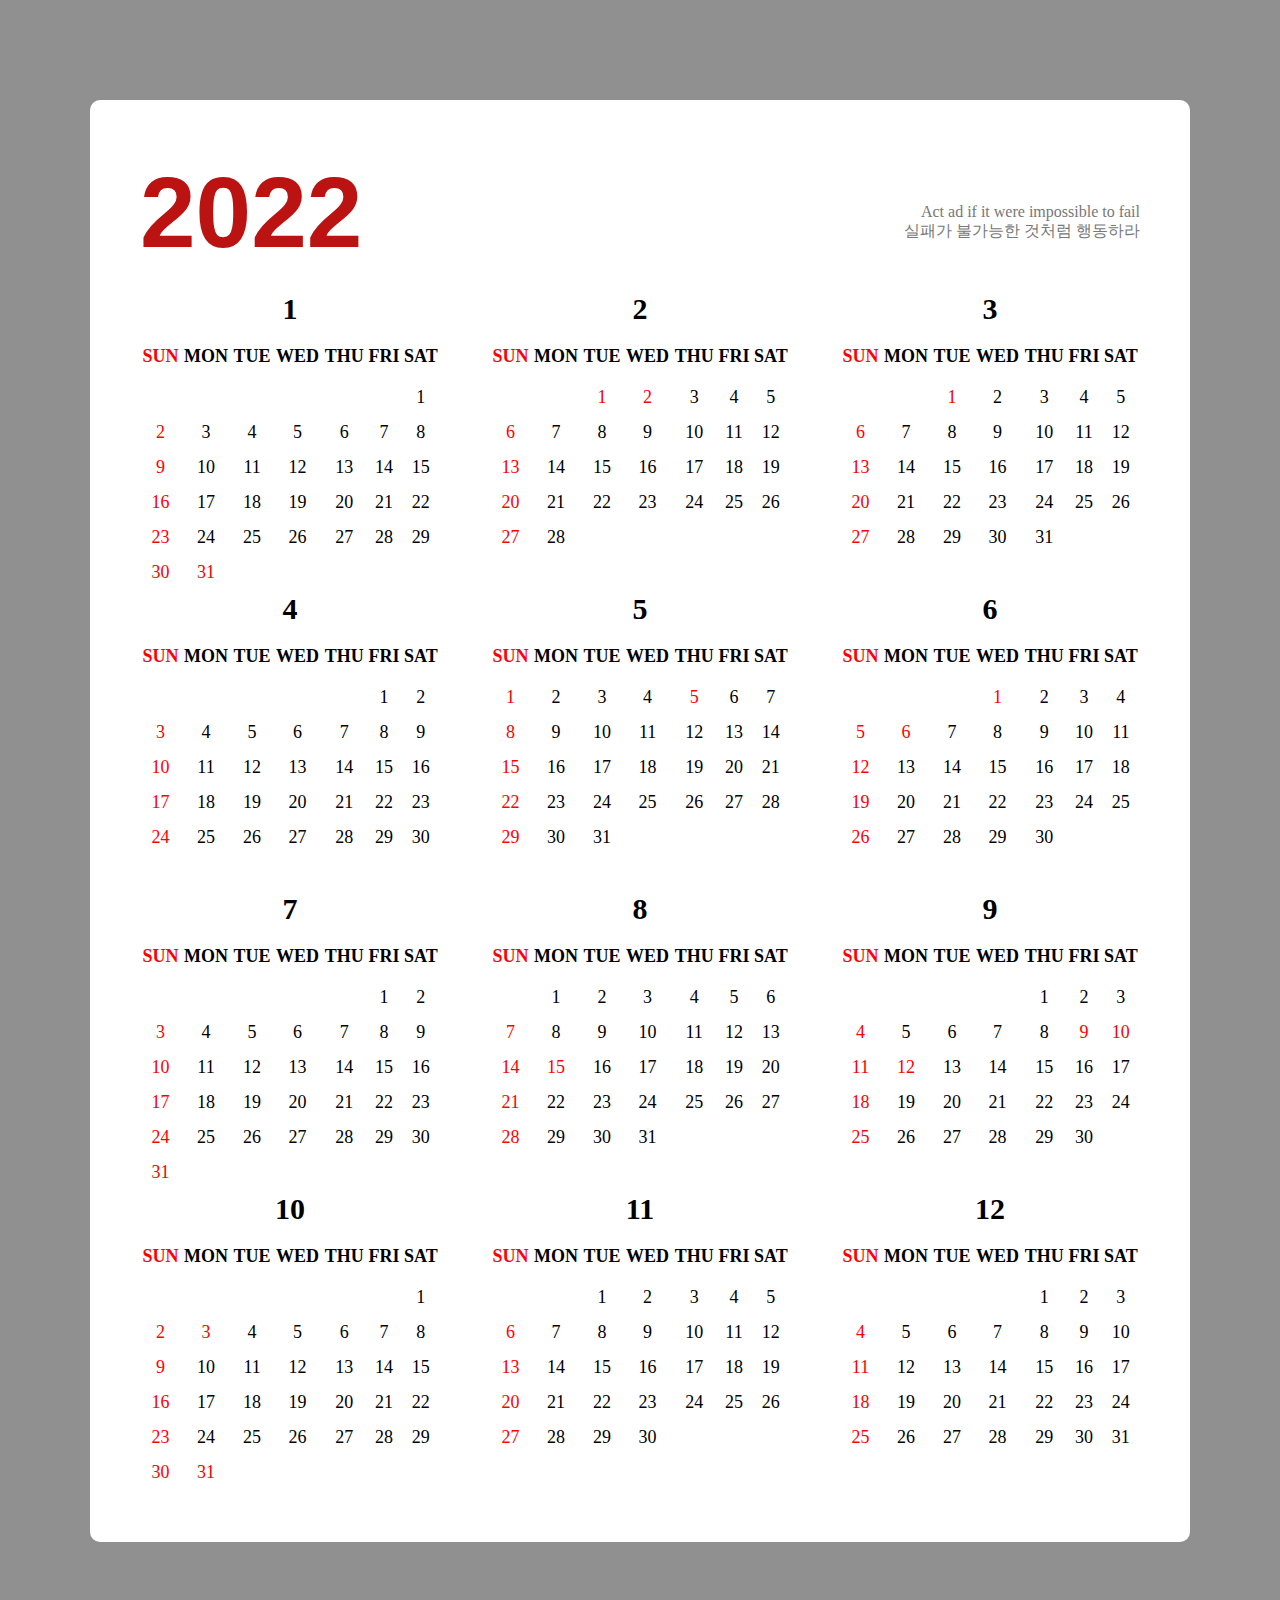
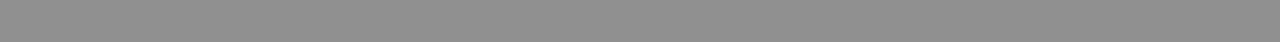
<file: 04.05/calendar/index.html>
<!DOCTYPE html>
<html lang="ko">
    <head>
        <meta charset="UTF-8" />
        <meta http-equiv="X-UA-Compatible" content="IE=edge" />
        <meta name="viewport" content="width=device-width, initial-scale=1.0" />
        <link rel="stylesheet" href="./style.css" />
        <title>calendar</title>
    </head>
    <body>
        <div class="wrapper">
            <header class="header">
                <h1 class="year">2022</h1>
                <div class="quote">
                <p>Act ad if it were impossible to fail<br>실패가 불가능한 것처럼 행동하라</p>
                </div>
            </header>
            <main class="month-wrapper">
                <table class="Jan month">
                    <caption class="month-header">
                        1
                    </caption>
                    <colgroup>
                        <col class="sun" />
                        <col />
                        <col />
                        <col />
                        <col />
                        <col />
                        <col />
                        <col />
                    </colgroup>
                    <thead>
                        <tr class="week-days">
                            <th scope="col" class="sun">SUN</th>
                            <th scope="col">MON</th>
                            <th scope="col">TUE</th>
                            <th scope="col">WED</th>
                            <th scope="col">THU</th>
                            <th scope="col">FRI</th>
                            <th scope="col">SAT</th>
                        </tr>
                    </thead>
                    <tbody>
                        <tr class="days">
                            <td class="sun"></td>
                            <td></td>
                            <td></td>
                            <td></td>
                            <td></td>
                            <td></td>
                            <td>1</td>
                        </tr>
                        <tr class="days">
                            <td class="sun">2</td>
                            <td>3</td>
                            <td>4</td>
                            <td>5</td>
                            <td>6</td>
                            <td>7</td>
                            <td>8</td>
                        </tr>
                        <tr class="days">
                            <td class="sun">9</td>
                            <td>10</td>
                            <td>11</td>
                            <td>12</td>
                            <td>13</td>
                            <td>14</td>
                            <td>15</td>
                        </tr>
                        <tr class="days">
                            <td class="sun">16</td>
                            <td>17</td>
                            <td>18</td>
                            <td>19</td>
                            <td>20</td>
                            <td>21</td>
                            <td>22</td>
                        </tr>
                        <tr class="days">
                            <td class="sun">23</td>
                            <td>24</td>
                            <td>25</td>
                            <td>26</td>
                            <td>27</td>
                            <td>28</td>
                            <td>29</td>
                        </tr>
                        <tr class="days">
                            <td class="sun">30</td>
                            <td class="holiday">31</td>
                            <td></td>
                            <td></td>
                            <td></td>
                            <td></td>
                            <td></td>
                        </tr>
                    </tbody>
                </table>
                <table class="Feb month">
                    <caption class="month-header">
                        2
                    </caption>
                    <colgroup>
                        <col class="sun" />
                        <col />
                        <col />
                        <col />
                        <col />
                        <col />
                        <col />
                        <col />
                    </colgroup>
                    <thead>
                        <tr class="week-days">
                            <th scope="col" class="sun">SUN</th>
                            <th scope="col">MON</th>
                            <th scope="col">TUE</th>
                            <th scope="col">WED</th>
                            <th scope="col">THU</th>
                            <th scope="col">FRI</th>
                            <th scope="col">SAT</th>
                        </tr>
                    </thead>
                    <tbody>
                        <tr class="days">
                            <td class="sun"></td>
                            <td></td>
                            <td class="holiday">1</td>
                            <td class="holiday">2</td>
                            <td>3</td>
                            <td>4</td>
                            <td>5</td>
                        </tr>
                        <tr class="days">
                            <td class="sun">6</td>
                            <td>7</td>
                            <td>8</td>
                            <td>9</td>
                            <td>10</td>
                            <td>11</td>
                            <td>12</td>
                        </tr>
                        <tr class="days">
                            <td class="sun">13</td>
                            <td>14</td>
                            <td>15</td>
                            <td>16</td>
                            <td>17</td>
                            <td>18</td>
                            <td>19</td>
                        </tr>
                        <tr class="days">
                            <td class="sun">20</td>
                            <td>21</td>
                            <td>22</td>
                            <td>23</td>
                            <td>24</td>
                            <td>25</td>
                            <td>26</td>
                        </tr>
                        <tr class="days">
                            <td class="sun">27</td>
                            <td>28</td>
                            <td></td>
                            <td></td>
                            <td></td>
                            <td></td>
                            <td></td>
                        </tr>
                        <tr class="days">
                            <td class="sun"></td>
                            <td class="holiday"></td>
                            <td></td>
                            <td></td>
                            <td></td>
                            <td></td>
                            <td></td>
                        </tr>
                    </tbody>
                </table>
                <table class="Mar month">
                    <caption class="month-header">
                        3
                    </caption>
                    <colgroup>
                        <col class="sun" />
                        <col />
                        <col />
                        <col />
                        <col />
                        <col />
                        <col />
                        <col />
                    </colgroup>
                    <thead>
                        <tr class="week-days">
                            <th scope="col" class="sun">SUN</th>
                            <th scope="col">MON</th>
                            <th scope="col">TUE</th>
                            <th scope="col">WED</th>
                            <th scope="col">THU</th>
                            <th scope="col">FRI</th>
                            <th scope="col">SAT</th>
                        </tr>
                    </thead>
                    <tbody>
                        <tr class="days">
                            <td class="sun"></td>
                            <td></td>
                            <td class="holiday">1</td>
                            <td>2</td>
                            <td>3</td>
                            <td>4</td>
                            <td>5</td>
                        </tr>
                        <tr class="days">
                            <td class="sun">6</td>
                            <td>7</td>
                            <td>8</td>
                            <td>9</td>
                            <td>10</td>
                            <td>11</td>
                            <td>12</td>
                        </tr>
                        <tr class="days">
                            <td class="sun">13</td>
                            <td>14</td>
                            <td>15</td>
                            <td>16</td>
                            <td>17</td>
                            <td>18</td>
                            <td>19</td>
                        </tr>
                        <tr class="days">
                            <td class="sun">20</td>
                            <td>21</td>
                            <td>22</td>
                            <td>23</td>
                            <td>24</td>
                            <td>25</td>
                            <td>26</td>
                        </tr>
                        <tr class="days">
                            <td class="sun">27</td>
                            <td>28</td>
                            <td>29</td>
                            <td>30</td>
                            <td>31</td>
                            <td></td>
                            <td></td>
                        </tr>
                        <tr class="days">
                            <td class="sun"></td>
                            <td class="holiday"></td>
                            <td></td>
                            <td></td>
                            <td></td>
                            <td></td>
                            <td></td>
                        </tr>
                    </tbody>
                </table>
                <table class="Apr month">
                    <caption class="month-header">
                        4
                    </caption>
                    <colgroup>
                        <col class="sun" />
                        <col />
                        <col />
                        <col />
                        <col />
                        <col />
                        <col />
                        <col />
                    </colgroup>
                    <thead>
                        <tr class="week-days">
                            <th scope="col" class="sun">SUN</th>
                            <th scope="col">MON</th>
                            <th scope="col">TUE</th>
                            <th scope="col">WED</th>
                            <th scope="col">THU</th>
                            <th scope="col">FRI</th>
                            <th scope="col">SAT</th>
                        </tr>
                    </thead>
                    <tbody>
                        <tr class="days">
                            <td class="sun"></td>
                            <td></td>
                            <td></td>
                            <td></td>
                            <td></td>
                            <td>1</td>
                            <td>2</td>
                        </tr>
                        <tr class="days">
                            <td class="sun">3</td>
                            <td>4</td>
                            <td>5</td>
                            <td>6</td>
                            <td>7</td>
                            <td>8</td>
                            <td>9</td>
                        </tr>
                        <tr class="days">
                            <td class="sun">10</td>
                            <td>11</td>
                            <td>12</td>
                            <td>13</td>
                            <td>14</td>
                            <td>15</td>
                            <td>16</td>
                        </tr>
                        <tr class="days">
                            <td class="sun">17</td>
                            <td>18</td>
                            <td>19</td>
                            <td>20</td>
                            <td>21</td>
                            <td>22</td>
                            <td>23</td>
                        </tr>
                        <tr class="days">
                            <td class="sun">24</td>
                            <td>25</td>
                            <td>26</td>
                            <td>27</td>
                            <td>28</td>
                            <td>29</td>
                            <td>30</td>
                        </tr>
                        <tr class="days">
                            <td class="sun"></td>
                            <td class="holiday"></td>
                            <td></td>
                            <td></td>
                            <td></td>
                            <td></td>
                            <td></td>
                        </tr>
                    </tbody>
                </table>
                <table class="May month">
                    <caption class="month-header">
                        5
                    </caption>
                    <colgroup>
                        <col class="sun" />
                        <col />
                        <col />
                        <col />
                        <col />
                        <col />
                        <col />
                        <col />
                    </colgroup>
                    <thead>
                        <tr class="week-days">
                            <th scope="col" class="sun">SUN</th>
                            <th scope="col">MON</th>
                            <th scope="col">TUE</th>
                            <th scope="col">WED</th>
                            <th scope="col">THU</th>
                            <th scope="col">FRI</th>
                            <th scope="col">SAT</th>
                        </tr>
                    </thead>
                    <tbody>
                        <tr class="days">
                            <td class="sun">1</td>
                            <td>2</td>
                            <td>3</td>
                            <td>4</td>
                            <td class="holiday">5</td>
                            <td>6</td>
                            <td>7</td>
                        </tr>
                        <tr class="days">
                            <td class="sun">8</td>
                            <td>9</td>
                            <td>10</td>
                            <td>11</td>
                            <td>12</td>
                            <td>13</td>
                            <td>14</td>
                        </tr>
                        <tr class="days">
                            <td class="sun">15</td>
                            <td>16</td>
                            <td>17</td>
                            <td>18</td>
                            <td>19</td>
                            <td>20</td>
                            <td>21</td>
                        </tr>
                        <tr class="days">
                            <td class="sun">22</td>
                            <td>23</td>
                            <td>24</td>
                            <td>25</td>
                            <td>26</td>
                            <td>27</td>
                            <td>28</td>
                        </tr>
                        <tr class="days">
                            <td class="sun">29</td>
                            <td>30</td>
                            <td>31</td>
                            <td></td>
                            <td></td>
                            <td></td>
                            <td></td>
                        </tr>
                        <tr class="days">
                            <td class="sun"></td>
                            <td class="holiday"></td>
                            <td></td>
                            <td></td>
                            <td></td>
                            <td></td>
                            <td></td>
                        </tr>
                    </tbody>
                </table>
                <table class="Jun month">
                    <caption class="month-header">
                        6
                    </caption>
                    <colgroup>
                        <col class="sun" />
                        <col />
                        <col />
                        <col />
                        <col />
                        <col />
                        <col />
                        <col />
                    </colgroup>
                    <thead>
                        <tr class="week-days">
                            <th scope="col" class="sun">SUN</th>
                            <th scope="col">MON</th>
                            <th scope="col">TUE</th>
                            <th scope="col">WED</th>
                            <th scope="col">THU</th>
                            <th scope="col">FRI</th>
                            <th scope="col">SAT</th>
                        </tr>
                    </thead>
                    <tbody>
                        <tr class="days">
                            <td class="sun"></td>
                            <td></td>
                            <td></td>
                            <td class="holiday">1</td>
                            <td>2</td>
                            <td>3</td>
                            <td>4</td>
                        </tr>
                        <tr class="days">
                            <td class="sun">5</td>
                            <td class="holiday">6</td>
                            <td>7</td>
                            <td>8</td>
                            <td>9</td>
                            <td>10</td>
                            <td>11</td>
                        </tr>
                        <tr class="days">
                            <td class="sun">12</td>
                            <td>13</td>
                            <td>14</td>
                            <td>15</td>
                            <td>16</td>
                            <td>17</td>
                            <td>18</td>
                        </tr>
                        <tr class="days">
                            <td class="sun">19</td>
                            <td>20</td>
                            <td>21</td>
                            <td>22</td>
                            <td>23</td>
                            <td>24</td>
                            <td>25</td>
                        </tr>
                        <tr class="days">
                            <td class="sun">26</td>
                            <td>27</td>
                            <td>28</td>
                            <td>29</td>
                            <td>30</td>
                            <td></td>
                            <td></td>
                        </tr>
                        <tr class="days">
                            <td class="sun"></td>
                            <td class="holiday"></td>
                            <td></td>
                            <td></td>
                            <td></td>
                            <td></td>
                            <td></td>
                        </tr>
                    </tbody>
                </table>
                <table class="Jul month">
                    <caption class="month-header">
                        7
                    </caption>
                    <colgroup>
                        <col class="sun" />
                        <col />
                        <col />
                        <col />
                        <col />
                        <col />
                        <col />
                        <col />
                    </colgroup>
                    <thead>
                        <tr class="week-days">
                            <th scope="col" class="sun">SUN</th>
                            <th scope="col">MON</th>
                            <th scope="col">TUE</th>
                            <th scope="col">WED</th>
                            <th scope="col">THU</th>
                            <th scope="col">FRI</th>
                            <th scope="col">SAT</th>
                        </tr>
                    </thead>
                    <tbody>
                        <tr class="days">
                            <td class="sun"></td>
                            <td></td>
                            <td></td>
                            <td></td>
                            <td></td>
                            <td>1</td>
                            <td>2</td>
                        </tr>
                        <tr class="days">
                            <td class="sun">3</td>
                            <td>4</td>
                            <td>5</td>
                            <td>6</td>
                            <td>7</td>
                            <td>8</td>
                            <td>9</td>
                        </tr>
                        <tr class="days">
                            <td class="sun">10</td>
                            <td>11</td>
                            <td>12</td>
                            <td>13</td>
                            <td>14</td>
                            <td>15</td>
                            <td>16</td>
                        </tr>
                        <tr class="days">
                            <td class="sun">17</td>
                            <td>18</td>
                            <td>19</td>
                            <td>20</td>
                            <td>21</td>
                            <td>22</td>
                            <td>23</td>
                        </tr>
                        <tr class="days">
                            <td class="sun">24</td>
                            <td>25</td>
                            <td>26</td>
                            <td>27</td>
                            <td>28</td>
                            <td>29</td>
                            <td>30</td>
                        </tr>
                        <tr class="days">
                            <td class="sun">31</td>
                            <td class="holiday"></td>
                            <td></td>
                            <td></td>
                            <td></td>
                            <td></td>
                            <td></td>
                        </tr>
                    </tbody>
                </table>
                <table class="Aug month">
                    <caption class="month-header">
                        8
                    </caption>
                    <colgroup>
                        <col class="sun" />
                        <col />
                        <col />
                        <col />
                        <col />
                        <col />
                        <col />
                        <col />
                    </colgroup>
                    <thead>
                        <tr class="week-days">
                            <th scope="col" class="sun">SUN</th>
                            <th scope="col">MON</th>
                            <th scope="col">TUE</th>
                            <th scope="col">WED</th>
                            <th scope="col">THU</th>
                            <th scope="col">FRI</th>
                            <th scope="col">SAT</th>
                        </tr>
                    </thead>
                    <tbody>
                        <tr class="days">
                            <td class="sun"></td>
                            <td>1</td>
                            <td>2</td>
                            <td>3</td>
                            <td>4</td>
                            <td>5</td>
                            <td>6</td>
                        </tr>
                        <tr class="days">
                            <td class="sun">7</td>
                            <td>8</td>
                            <td>9</td>
                            <td>10</td>
                            <td>11</td>
                            <td>12</td>
                            <td>13</td>
                        </tr>
                        <tr class="days">
                            <td class="sun">14</td>
                            <td class="holiday">15</td>
                            <td>16</td>
                            <td>17</td>
                            <td>18</td>
                            <td>19</td>
                            <td>20</td>
                        </tr>
                        <tr class="days">
                            <td class="sun">21</td>
                            <td>22</td>
                            <td>23</td>
                            <td>24</td>
                            <td>25</td>
                            <td>26</td>
                            <td>27</td>
                        </tr>
                        <tr class="days">
                            <td class="sun">28</td>
                            <td>29</td>
                            <td>30</td>
                            <td>31</td>
                            <td></td>
                            <td></td>
                            <td></td>
                        </tr>
                        <tr class="days">
                            <td class="sun"></td>
                            <td class="holiday"></td>
                            <td></td>
                            <td></td>
                            <td></td>
                            <td></td>
                            <td></td>
                        </tr>
                    </tbody>
                </table>
                <table class="Sep month">
                    <caption class="month-header">
                        9
                    </caption>
                    <colgroup>
                        <col class="sun" />
                        <col />
                        <col />
                        <col />
                        <col />
                        <col />
                        <col />
                        <col />
                    </colgroup>
                    <thead>
                        <tr class="week-days">
                            <th scope="col" class="sun">SUN</th>
                            <th scope="col">MON</th>
                            <th scope="col">TUE</th>
                            <th scope="col">WED</th>
                            <th scope="col">THU</th>
                            <th scope="col">FRI</th>
                            <th scope="col">SAT</th>
                        </tr>
                    </thead>
                    <tbody>
                        <tr class="days">
                            <td class="sun"></td>
                            <td></td>
                            <td></td>
                            <td></td>
                            <td>1</td>
                            <td>2</td>
                            <td>3</td>
                        </tr>
                        <tr class="days">
                            <td class="sun">4</td>
                            <td>5</td>
                            <td>6</td>
                            <td>7</td>
                            <td>8</td>
                            <td class="holiday">9</td>
                            <td class="holiday">10</td>
                        </tr>
                        <tr class="days">
                            <td class="sun">11</td>
                            <td class="holiday">12</td>
                            <td>13</td>
                            <td>14</td>
                            <td>15</td>
                            <td>16</td>
                            <td>17</td>
                        </tr>
                        <tr class="days">
                            <td class="sun">18</td>
                            <td>19</td>
                            <td>20</td>
                            <td>21</td>
                            <td>22</td>
                            <td>23</td>
                            <td>24</td>
                        </tr>
                        <tr class="days">
                            <td class="sun">25</td>
                            <td>26</td>
                            <td>27</td>
                            <td>28</td>
                            <td>29</td>
                            <td>30</td>
                            <td></td>
                        </tr>
                        <tr class="days">
                            <td class="sun"></td>
                            <td class="holiday"></td>
                            <td></td>
                            <td></td>
                            <td></td>
                            <td></td>
                            <td></td>
                        </tr>
                    </tbody>
                </table>
                <table class="Oct month">
                    <caption class="month-header">
                        10
                    </caption>
                    <colgroup>
                        <col class="sun" />
                        <col />
                        <col />
                        <col />
                        <col />
                        <col />
                        <col />
                        <col />
                    </colgroup>
                    <thead>
                        <tr class="week-days">
                            <th scope="col" class="sun">SUN</th>
                            <th scope="col">MON</th>
                            <th scope="col">TUE</th>
                            <th scope="col">WED</th>
                            <th scope="col">THU</th>
                            <th scope="col">FRI</th>
                            <th scope="col">SAT</th>
                        </tr>
                    </thead>
                    <tbody>
                        <tr class="days">
                            <td class="sun"></td>
                            <td></td>
                            <td></td>
                            <td></td>
                            <td></td>
                            <td></td>
                            <td>1</td>
                        </tr>
                        <tr class="days">
                            <td class="sun">2</td>
                            <td class="holiday">3</td>
                            <td>4</td>
                            <td>5</td>
                            <td>6</td>
                            <td>7</td>
                            <td>8</td>
                        </tr>
                        <tr class="days">
                            <td class="sun">9</td>
                            <td>10</td>
                            <td>11</td>
                            <td>12</td>
                            <td>13</td>
                            <td>14</td>
                            <td>15</td>
                        </tr>
                        <tr class="days">
                            <td class="sun">16</td>
                            <td>17</td>
                            <td>18</td>
                            <td>19</td>
                            <td>20</td>
                            <td>21</td>
                            <td>22</td>
                        </tr>
                        <tr class="days">
                            <td class="sun">23</td>
                            <td>24</td>
                            <td>25</td>
                            <td>26</td>
                            <td>27</td>
                            <td>28</td>
                            <td>29</td>
                        </tr>
                        <tr class="days">
                            <td class="sun">30</td>
                            <td class="holiday">31</td>
                            <td></td>
                            <td></td>
                            <td></td>
                            <td></td>
                            <td></td>
                        </tr>
                    </tbody>
                </table>
                <table class="Nov month">
                    <caption class="month-header">
                        11
                    </caption>
                    <colgroup>
                        <col class="sun" />
                        <col />
                        <col />
                        <col />
                        <col />
                        <col />
                        <col />
                        <col />
                    </colgroup>
                    <thead>
                        <tr class="week-days">
                            <th scope="col" class="sun">SUN</th>
                            <th scope="col">MON</th>
                            <th scope="col">TUE</th>
                            <th scope="col">WED</th>
                            <th scope="col">THU</th>
                            <th scope="col">FRI</th>
                            <th scope="col">SAT</th>
                        </tr>
                    </thead>
                    <tbody>
                        <tr class="days">
                            <td class="sun"></td>
                            <td></td>
                            <td>1</td>
                            <td>2</td>
                            <td>3</td>
                            <td>4</td>
                            <td>5</td>
                        </tr>
                        <tr class="days">
                            <td class="sun">6</td>
                            <td>7</td>
                            <td>8</td>
                            <td>9</td>
                            <td>10</td>
                            <td>11</td>
                            <td>12</td>
                        </tr>
                        <tr class="days">
                            <td class="sun">13</td>
                            <td>14</td>
                            <td>15</td>
                            <td>16</td>
                            <td>17</td>
                            <td>18</td>
                            <td>19</td>
                        </tr>
                        <tr class="days">
                            <td class="sun">20</td>
                            <td>21</td>
                            <td>22</td>
                            <td>23</td>
                            <td>24</td>
                            <td>25</td>
                            <td>26</td>
                        </tr>
                        <tr class="days">
                            <td class="sun">27</td>
                            <td>28</td>
                            <td>29</td>
                            <td>30</td>
                            <td></td>
                            <td></td>
                            <td></td>
                        </tr>
                        <tr class="days">
                            <td class="sun"></td>
                            <td class="holiday"></td>
                            <td></td>
                            <td></td>
                            <td></td>
                            <td></td>
                            <td></td>
                        </tr>
                    </tbody>
                </table>
                <table class="Dec month">
                    <caption class="month-header">
                        12
                    </caption>
                    <colgroup>
                        <col class="sun" />
                        <col />
                        <col />
                        <col />
                        <col />
                        <col />
                        <col />
                        <col />
                    </colgroup>
                    <thead>
                        <tr class="week-days">
                            <th scope="col" class="sun">SUN</th>
                            <th scope="col">MON</th>
                            <th scope="col">TUE</th>
                            <th scope="col">WED</th>
                            <th scope="col">THU</th>
                            <th scope="col">FRI</th>
                            <th scope="col">SAT</th>
                        </tr>
                    </thead>
                    <tbody>
                        <tr class="days">
                            <td class="sun"></td>
                            <td></td>
                            <td></td>
                            <td></td>
                            <td>1</td>
                            <td>2</td>
                            <td>3</td>
                        </tr>
                        <tr class="days">
                            <td class="sun">4</td>
                            <td>5</td>
                            <td>6</td>
                            <td>7</td>
                            <td>8</td>
                            <td>9</td>
                            <td>10</td>
                        </tr>
                        <tr class="days">
                            <td class="sun">11</td>
                            <td>12</td>
                            <td>13</td>
                            <td>14</td>
                            <td>15</td>
                            <td>16</td>
                            <td>17</td>
                        </tr>
                        <tr class="days">
                            <td class="sun">18</td>
                            <td>19</td>
                            <td>20</td>
                            <td>21</td>
                            <td>22</td>
                            <td>23</td>
                            <td>24</td>
                        </tr>
                        <tr class="days">
                            <td class="sun">25</td>
                            <td>26</td>
                            <td>27</td>
                            <td>28</td>
                            <td>29</td>
                            <td>30</td>
                            <td>31</td>
                        </tr>
                        <tr class="days">
                            <td class="sun"></td>
                            <td class="holiday"></td>
                            <td></td>
                            <td></td>
                            <td></td>
                            <td></td>
                            <td></td>
                        </tr>
                    </tbody>
                </table>
        </div>
    </body>
</html>
</file>
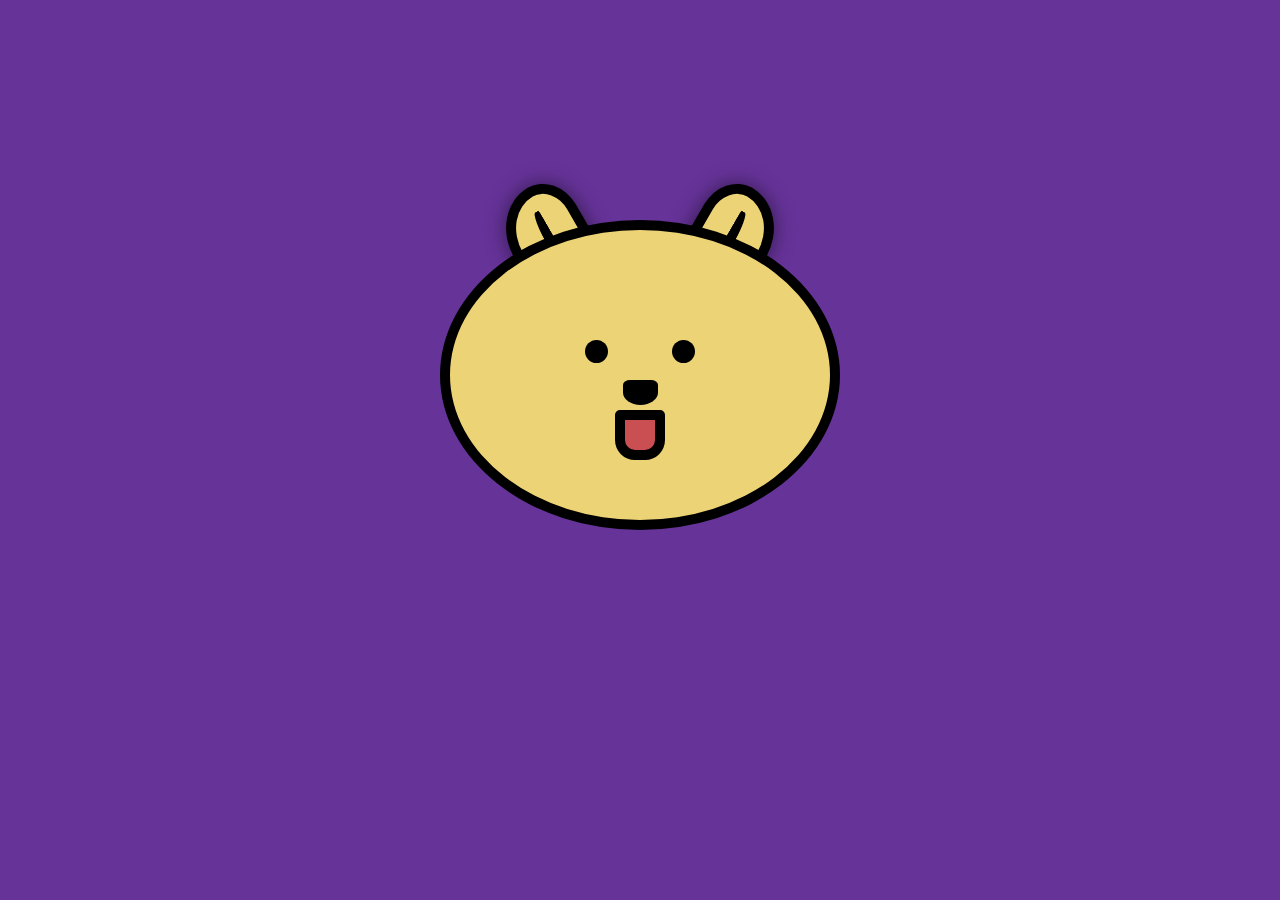
<file: 04.06/licat.html>
<!DOCTYPE html>
<html lang="ko">
    <head>
        <style>
            /* animation */
            @keyframes 귀오른쪽 {
                from {
                    transform: rotate(30deg);
                }
                to {
                    transform: rotate(40deg) translate(10px);
                }
            }
            @keyframes 귀왼쪽 {
                from {
                    transform: rotate(-30deg);
                }
                to {
                    transform: rotate(-40deg) translate(-10px);
                }
            }
            /* setting */
            :root {
                --pri: #ce705f;
                --sec: #ecd376;
            }
            /* reset */
            body {
                margin: 0;
                padding: 0;
            }
            /* layout */
            /* design */
            *,
            *:after,
            *:before {
                box-sizing: border-box;
            }

            body {
                background: rebeccapurple;
            }

            .licat {
                position: relative;
                top: 100px;
                margin: 50px auto;
                width: 400px;
                height: 380px;
            }
            .licat .ear {
                position: absolute;
                top: 0;
                width: 80px;
                height: 92px;
                border: 10px solid #000;
                border-radius: 50%;
                background-color: var(--sec);
            }
            .licat .ear.left {
                top: 35px;
                left: 65px;
                transform: rotate(-30deg);
                border-radius: 70% 50% 0 0;
                box-shadow: 0 0 20px rgba(0, 0, 0, 0.5);
                animation: 귀왼쪽 1s infinite alternate;
                animation-delay: 1s;
            }

            .licat .ear.right {
                top: 35px;
                right: 65px;
                transform: rotate(30deg);
                border-radius: 50% 70% 0 0;
                box-shadow: 0 0 20px rgba(0, 0, 0, 0.5);
                animation: 귀오른쪽 1s infinite alternate;
                animation-delay: 1s;
            }

            .licat .earline.left {
                position: absolute;
                top: 40px;
                left: 0;
                width: 60px;
                background-color: #000;
                border: 5px solid #000;
                border-radius: 30%;
                transform: rotate(90deg);
                border-radius: 10% 0 0 60%;
            }

            .licat .earline.right {
                position: absolute;
                top: 40px;
                left: 0;
                width: 60px;
                background-color: #000;
                border: 5px solid #000;
                border-radius: 30%;
                transform: rotate(90deg);
                border-radius: 60% 0 0 10%;
            }

            .licat .face {
                position: absolute;
                bottom: 0;
                width: 400px;
                height: 310px;
                border-radius: 50%;
                border: 10px solid #000;
                background-color: var(--sec);
            }
            .licat .eye {
                position: absolute;
                top: 110px;
                width: 23px;
                height: 23px;
                border-radius: 50%;
                background-color: #000;
            }
            .eye.left {
                left: 135px;
            }
            .eye.right {
                right: 135px;
            }
            .nose {
                position: absolute;
                top: 150px;
                left: 172.5px;
                background-color: #000;
                width: 35px;
                height: 25px;
                border-radius: 20% 20% 50% 50%;
            }
            .mouthbottom {
                position: absolute;
                width: 50px;
                height: 50px;
                border: 10px solid #000;
                border-radius: 10% 10% 40% 40%;
                top: 180px;
                left: 165px;
                background-color: #c94f53;
            }
        </style>
    </head>
    <body>
        <div class="licat">
            <div class="ear left">
                <div class="earline left"></div>
            </div>
            <div class="ear right">
                <div class="earline right"></div>
            </div>
            <div class="face">
                <div class="eye left"></div>
                <div class="eye right"></div>
                <div class="nose"></div>
                <div class="mouthbottom"></div>
            </div>
        </div>
    </body>
</html>
</file>
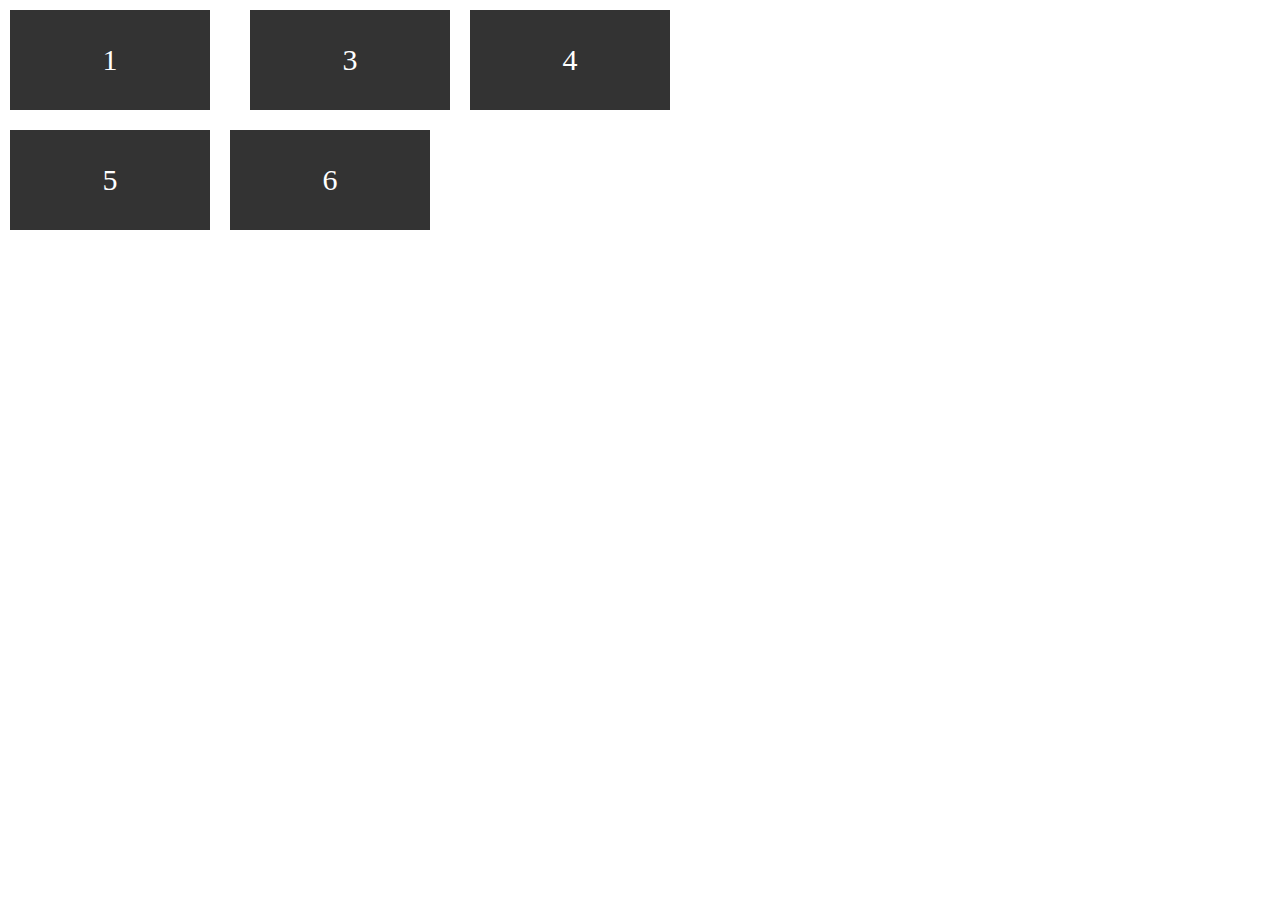
<file: 04.07/hiddennone.html>
<!DOCTYPE html>
<html lang="ko">
    <head>
        <style>
            body {
                margin: 0;
                padding: 0;
            }
            .wrapper {
                display: flex;
                width: 800px;
                flex-wrap: wrap;
            }
            .box {
                width: 200px;
                height: 100px;
                background-color: #333;
                color: #fff;
                display: flex;
                justify-content: center;
                align-items: center;
                font-size: 30px;
                margin: 10px;
                /* padding: 10px; */
            }
            /* .box2 {
                display: none;
            }
            .box2 {
                visibility: hidden;
            } */
            .box2 {
                width: 0;
                height: 0;
                overflow: hidden;
            }
            .apfhd {
                visibility: hidden;
                width: 0;
                height: 0;
                padding: 20px;
            }
        </style>
    </head>
    <body>
        <div class="wrapper">
            <div class="box box1">1</div>
            <div class="box box2">2</div>
            <div class="box box3">3</div>
            <div class="box box4">4</div>
            <div class="box box5">5</div>
            <div class="box box6">6</div>
        </div>
        <div class="apfhd">메롱</div>
    </body>
</html>
</file>
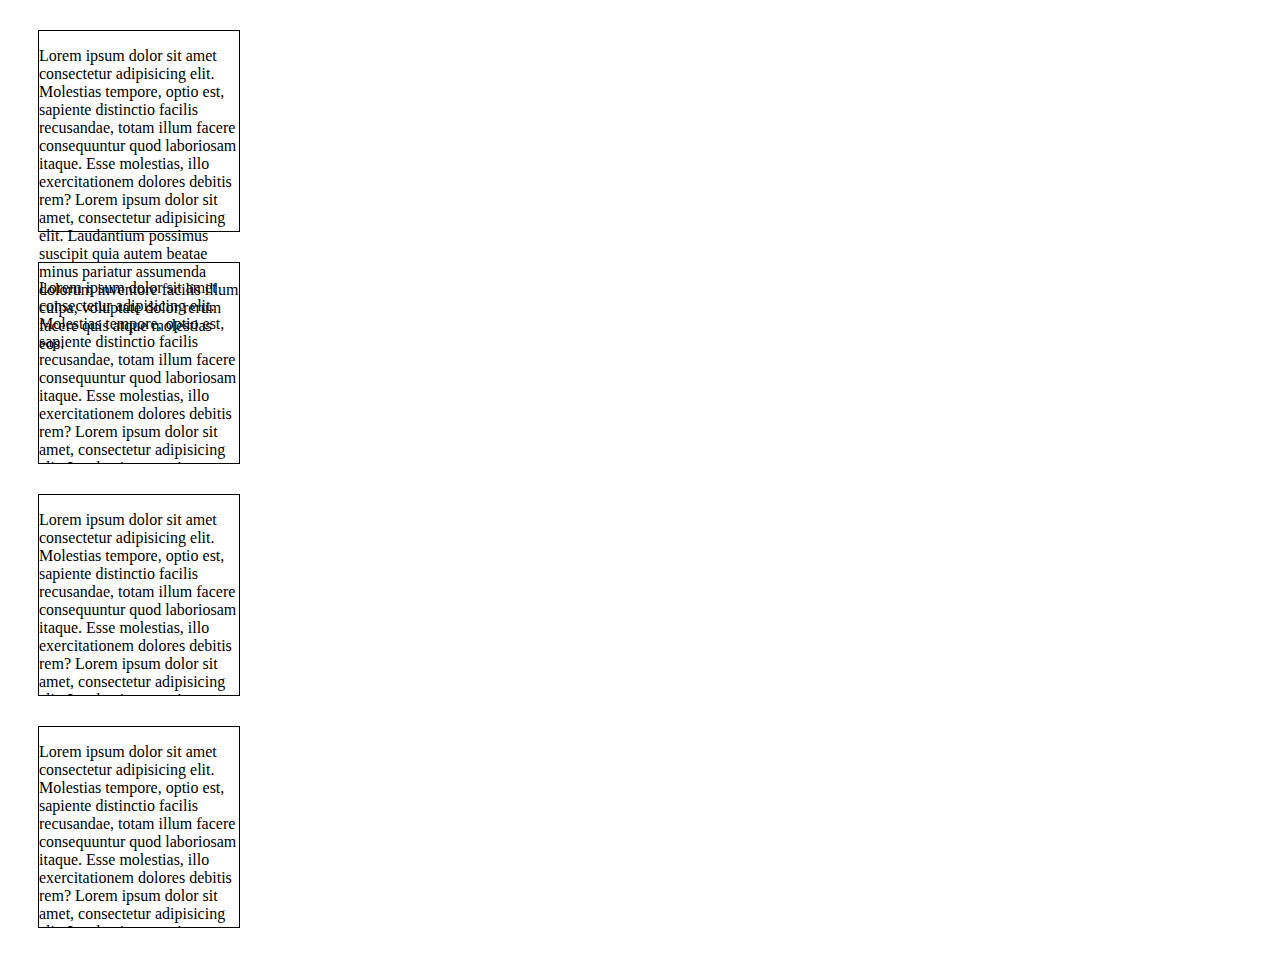
<file: 04.08/overflow.html>
<!DOCTYPE html>
<html lang="ko">
    <head>
        <meta charset="UTF-8" />
        <meta http-equiv="X-UA-Compatible" content="IE=edge" />
        <meta name="viewport" content="width=device-width, initial-scale=1.0" />
        <title></title>
        <style>
            div {
                width: 200px;
                height: 200px;
                border: 1px solid black;
                margin: 30px;
            }
            .scroll {
                overflow: scroll;
            }
            .hidden {
                overflow: hidden;
            }
            .auto {
                overflow: auto;
            }
        </style>
    </head>
    <body>
        <div>
            <p class="visible">
                Lorem ipsum dolor sit amet consectetur adipisicing elit.
                Molestias tempore, optio est, sapiente distinctio facilis
                recusandae, totam illum facere consequuntur quod laboriosam
                itaque. Esse molestias, illo exercitationem dolores debitis rem?
                Lorem ipsum dolor sit amet, consectetur adipisicing elit.
                Laudantium possimus suscipit quia autem beatae minus pariatur
                assumenda dolorum inventore facilis illum culpa, voluptate dolor
                rerum facere quis atque molestias eos.
            </p>
        </div>
        <div class="scroll">
            <p>
                Lorem ipsum dolor sit amet consectetur adipisicing elit.
                Molestias tempore, optio est, sapiente distinctio facilis
                recusandae, totam illum facere consequuntur quod laboriosam
                itaque. Esse molestias, illo exercitationem dolores debitis rem?
                Lorem ipsum dolor sit amet, consectetur adipisicing elit.
                Laudantium possimus suscipit quia autem beatae minus pariatur
                assumenda dolorum inventore facilis illum culpa, voluptate dolor
                rerum facere quis atque molestias eos.
            </p>
        </div>
        <div class="hidden">
            <p>
                Lorem ipsum dolor sit amet consectetur adipisicing elit.
                Molestias tempore, optio est, sapiente distinctio facilis
                recusandae, totam illum facere consequuntur quod laboriosam
                itaque. Esse molestias, illo exercitationem dolores debitis rem?
                Lorem ipsum dolor sit amet, consectetur adipisicing elit.
                Laudantium possimus suscipit quia autem beatae minus pariatur
                assumenda dolorum inventore facilis illum culpa, voluptate dolor
                rerum facere quis atque molestias eos.
            </p>
        </div>
        <div class="auto">
            <p>
                Lorem ipsum dolor sit amet consectetur adipisicing elit.
                Molestias tempore, optio est, sapiente distinctio facilis
                recusandae, totam illum facere consequuntur quod laboriosam
                itaque. Esse molestias, illo exercitationem dolores debitis rem?
                Lorem ipsum dolor sit amet, consectetur adipisicing elit.
                Laudantium possimus suscipit quia autem beatae minus pariatur
                assumenda dolorum inventore facilis illum culpa, voluptate dolor
                rerum facere quis atque molestias eos.
            </p>
        </div>
    </body>
</html>
</file>
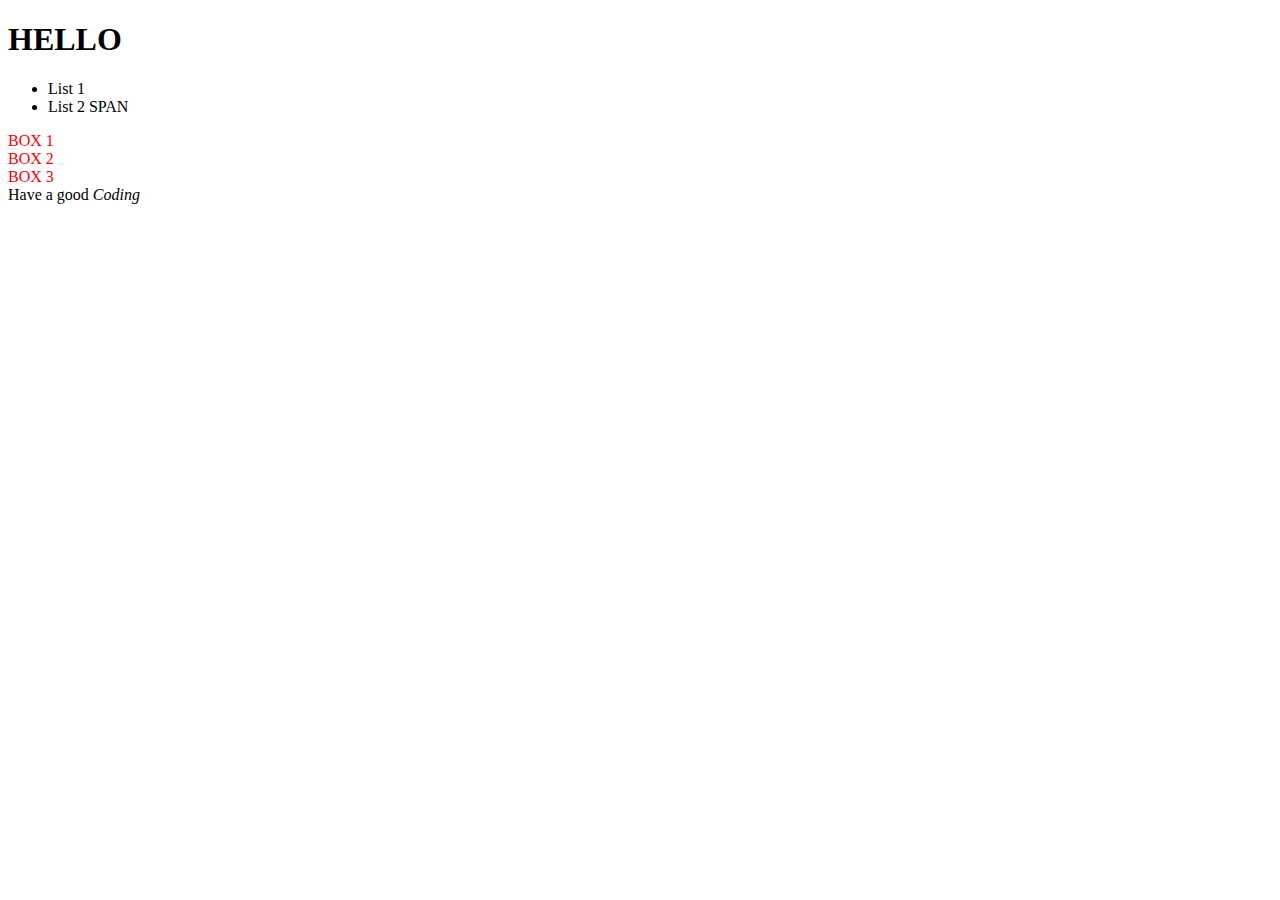
<file: 04.05/DOM문제풀이/dom.html>
<!DOCTYPE html>
<html lang="ko">
    <head>
        <meta charset="UTF-8" />
        <meta http-equiv="X-UA-Compatible" content="IE=edge" />
        <meta name="viewport" content="width=device-width, initial-scale=1.0" />
        <title>0405 문제풀이</title>
        <style>
            div:nth-child(3) {
                color: red;
            }
        </style>
    </head>
    <body>
        <h1>HELLO</h1>
        <ul>
            <li>List 1</li>
            <li>List 2 <span>SPAN</span></li>
        </ul>
        <div class="wrap">
            <div class="box">BOX 1</div>
            <div class="box">BOX 2</div>
            <div class="box">BOX 3</div>
        </div>
        <span>Have a good <em>Coding</em></span>
    </body>
</html>
</file>
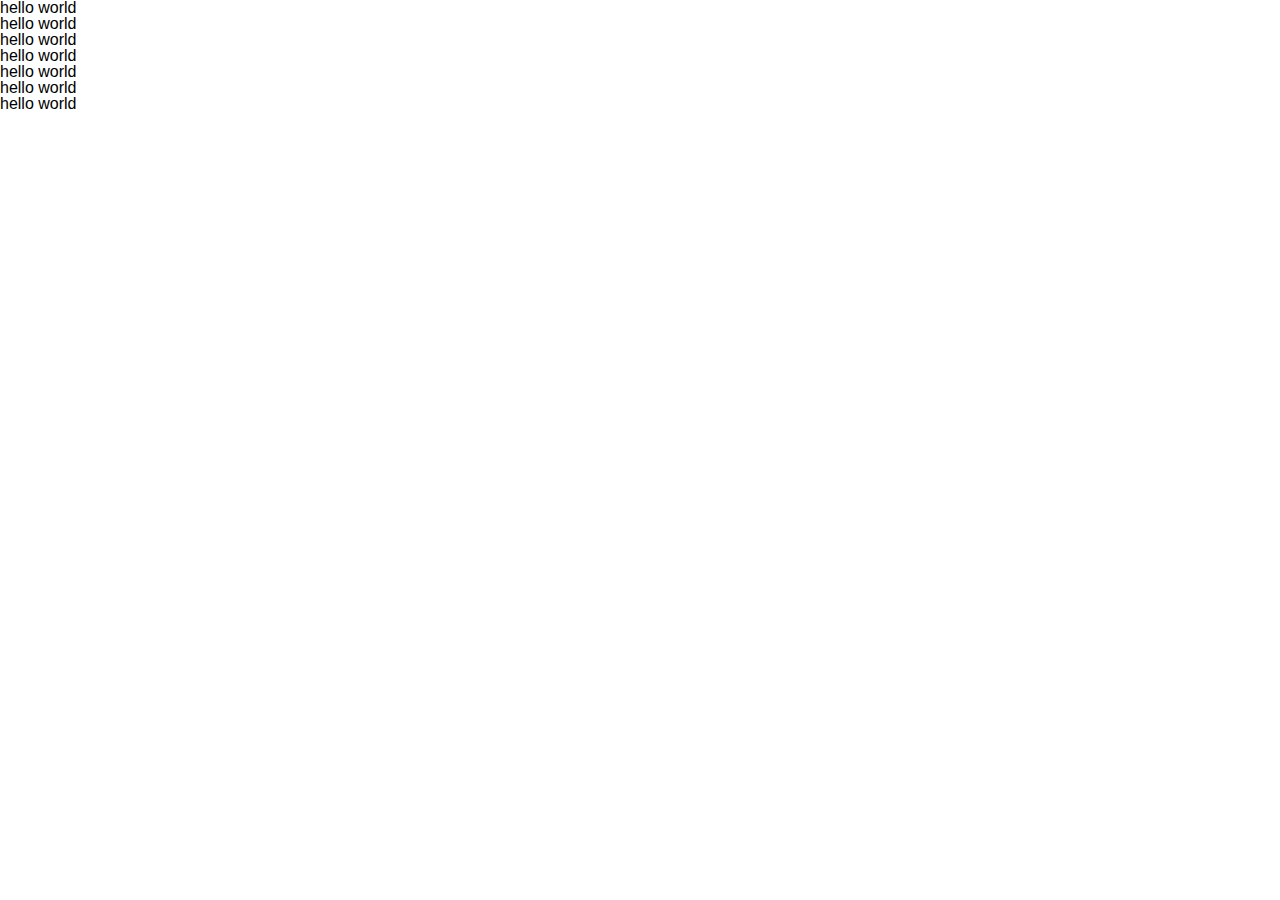
<file: 04.05/DOM문제풀이/reset-css.html>
<!DOCTYPE html>
<html lang="ko">
    <head>
        <meta charset="UTF-8" />
        <meta http-equiv="X-UA-Compatible" content="IE=edge" />
        <meta name="viewport" content="width=device-width, initial-scale=1.0" />
        <title>reset</title>
        <style>
            /* reset.css */
            html,
            body,
            div,
            span,
            applet,
            object,
            iframe,
            h1,
            h2,
            h3,
            h4,
            h5,
            h6,
            p,
            blockquote,
            pre,
            a,
            abbr,
            acronym,
            address,
            big,
            cite,
            code,
            del,
            dfn,
            em,
            img,
            ins,
            kbd,
            q,
            s,
            samp,
            small,
            strike,
            strong,
            sub,
            sup,
            tt,
            var,
            b,
            u,
            i,
            center,
            dl,
            dt,
            dd,
            ol,
            ul,
            li,
            fieldset,
            form,
            label,
            legend,
            table,
            caption,
            tbody,
            tfoot,
            thead,
            tr,
            th,
            td,
            article,
            aside,
            canvas,
            details,
            embed,
            figure,
            figcaption,
            footer,
            header,
            hgroup,
            menu,
            nav,
            output,
            ruby,
            section,
            summary,
            time,
            mark,
            audio,
            video {
                margin: 0;
                padding: 0;
                border: 0;
                font-size: 100%;
                font: inherit;
                vertical-align: baseline;
            }
            /* HTML5 display-role reset for older browsers */
            article,
            aside,
            details,
            figcaption,
            figure,
            footer,
            header,
            hgroup,
            menu,
            nav,
            section {
                display: block;
            }
            body {
                line-height: 1;
            }
            ol,
            ul {
                list-style: none;
            }
            blockquote,
            q {
                quotes: none;
            }
            blockquote:before,
            blockquote:after,
            q:before,
            q:after {
                content: "";
                content: none;
            }
            table {
                border-collapse: collapse;
                border-spacing: 0;
            }
            body {
                font-family: "회사에서 사용하는 기본 폰트", "맑은 고딕",
                    "Malgun Gothic", AppleGothic, sans-serif;
                font-size: 16px;
                font-weight: 400;
                /* 아이폰에 reset font가 설정이 안되는 경우기 있어 설정해주어야 함  */
                -webkit-text-size-adjust: none;
            }
            p,
            div,
            h1,
            h2,
            h3,
            h4,
            h5,
            h6,
            ul,
            ol,
            li,
            dl,
            dt,
            dd,
            table,
            th,
            td,
            form,
            fieldset,
            legend,
            input,
            textarea,
            select,
            button,
            code,
            label,
            em,
            span,
            strong {
                /* 단어 단위로 떨어져 내리게끔 */
                word-break: keep-all;
            }
            /* 익스플로러 하위 버전에서 a > img일 경우 보더가 생김 */
            img,
            fieldset {
                border: 0;
            }
            legend {
                position: absolute;
                left: -9999px;
                font-size: 0;
                overflow: hidden;
            }

            input,
            select,
            textarea {
                /* 모바일 기본 제공 스타일 제거 */
                -webkit-appearance: none;
                -moz-appearance: none;
            }
            /* IE 셀렉박스 기본 화살표 제거 */
            select::-ms-expand {
                display: none;
            }
            /* 프로젝트마다 매우 상이하기 때문에 참고만 해주세요. */
            a {
                display: block;
            }
            table,
            th,
            tr,
            td {
                display: block;
            }
            img {
                display: block;
                width: 100%;
            }
        </style>
    </head>
    <body>
        <h1>hello world</h1>
        <h2>hello world</h2>
        <h3>hello world</h3>
        <h4>hello world</h4>
        <h5>hello world</h5>
        <h6>hello world</h6>
        <p>hello world</p>
    </body>
</html>
</file>
<file: 04.05/calendar/style.css>
body,
th,
td,
h1,
p {
    margin: 0;
    padding: 0;
}

body {
    background-color: rgb(144, 144, 144);
}

table {
    width: 30%;
    border-collapse: collapse;
    font-size: 18px;
}

.wrapper {
    width: 1000px;
    margin: 100px auto;
    background-color: white;
    border-radius: 10px;
    padding: 50px;
}

.header {
    display: -webkit-box;
    display: -ms-flexbox;
    display: flex;
    -webkit-box-pack: justify;
    -ms-flex-pack: justify;
    justify-content: space-between;
    -webkit-box-align: end;
    -ms-flex-align: end;
    align-items: flex-end;
    margin-bottom: 50px;
}
.year {
    padding-top: 2rem;
    color: rgb(187, 18, 18);
    font-size: 100px;
    line-height: 0.6;
    font-family: Arial, Helvetica, sans-serif;
    font-weight: 900;
}

.quote {
    text-align: right;
    color: rgb(119, 119, 119);
}

.month-wrapper {
    display: -webkit-box;
    display: -ms-flexbox;
    display: flex;
    -webkit-box-pack: center;
    -ms-flex-pack: center;
    justify-content: center;
    gap: 5%;
    -ms-flex-wrap: wrap;
    flex-wrap: wrap;
}

.month-header {
    font-size: 30px;
    font-weight: 800;
    margin-bottom: 20px;
}
.days {
    text-align: center;
}

.days td {
    padding: 5px;
    vertical-align: top;
    height: 25px;
}

.week-days th {
    padding-bottom: 15px;
}

.sun {
    color: red;
}

.holiday {
    position: relative;
    color: red;
}

.holiday-caption {
    position: absolute;
    color: rgb(214, 214, 214);
    width: 100%;
    font-size: 10px;
    bottom: -0.3em;
    left: 50%;
    -webkit-transform: translateX(-50%);
    -ms-transform: translateX(-50%);
    transform: translateX(-50%);
}
</file>
